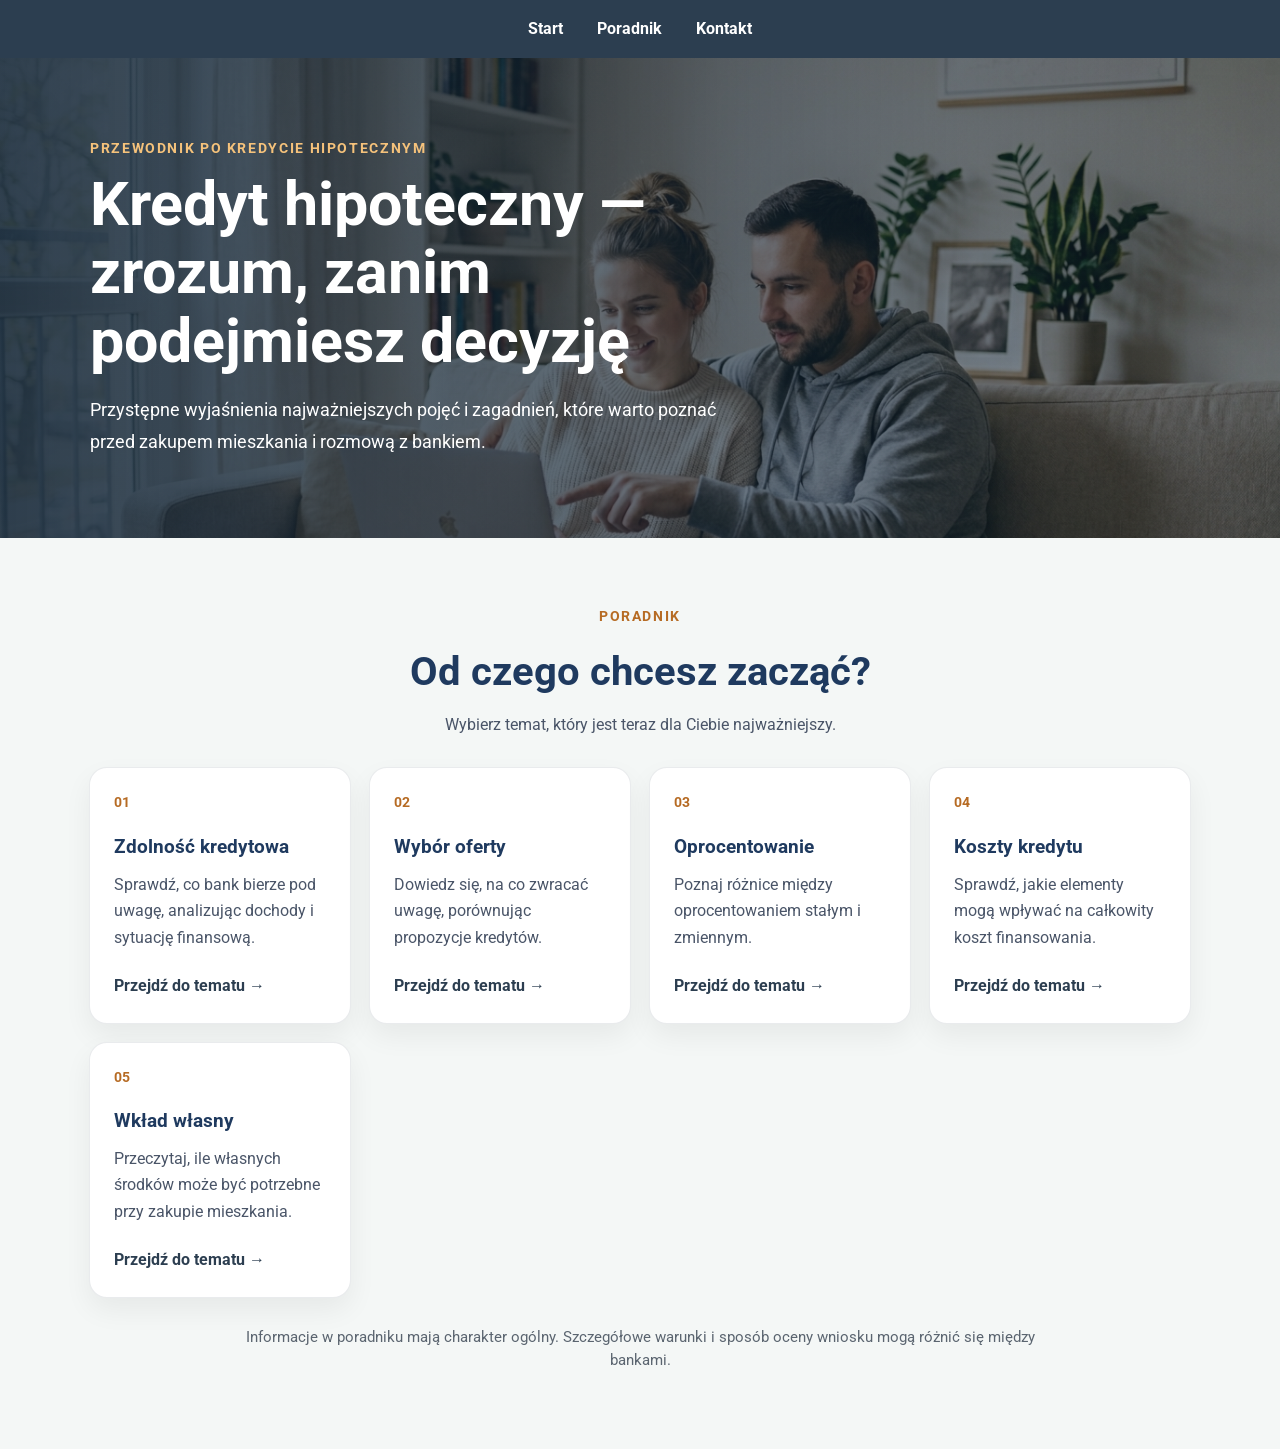
<file: index.html>
<!DOCTYPE html>
<html lang="pl">
<head>
    <meta charset="UTF-8">
    <meta name="viewport" content="width=device-width, initial-scale=1.0">
    <meta name="description" content="Praktyczny poradnik o kredycie hipotecznym: zdolność kredytowa, wybór oferty, oprocentowanie i koszty zakupu mieszkania.">
    <title>Przewodnik Hipoteczny - poradnik o kredycie hipotecznym</title>
    <link href="https://fonts.googleapis.com/css2?family=Roboto:wght@300;400;700&display=swap" rel="stylesheet">
    <link rel="stylesheet" href="css/style.css">
</head>
<body>

    <nav>
        <a href="index.html">Start</a>
        <!-- <a href="zdolnosc.html">Kalkulator Zdolności</a> -->
        <!-- <a href="nadplaty.html">Kalkulator Nadpłat</a> -->
        <a href="faq.html">Poradnik</a>
        <a href="kontakt.html">Kontakt</a>
    </nav>

    <main>
        <section class="hero-section" aria-labelledby="hero-heading">
            <div class="hero-content">
                <p class="hero-kicker">Przewodnik po kredycie hipotecznym</p>
                <h1 id="hero-heading">Kredyt hipoteczny — zrozum, zanim podejmiesz decyzję</h1>
                <p>Przystępne wyjaśnienia najważniejszych pojęć i zagadnień, które warto poznać przed zakupem mieszkania i rozmową z bankiem.</p>
            </div>
        </section>

        <section class="guide-section" aria-labelledby="guide-heading">
            <div class="guide-heading">
                <p class="guide-kicker">Poradnik</p>
                <h2 id="guide-heading">Od czego chcesz zacząć?</h2>
                <p>Wybierz temat, który jest teraz dla Ciebie najważniejszy.</p>
            </div>

            <div class="guide-grid">
                <a class="guide-card" href="faq.html#zdolnosc">
                    <span class="guide-number">01</span>
                    <h3>Zdolność kredytowa</h3>
                    <p>Sprawdź, co bank bierze pod uwagę, analizując dochody i sytuację finansową.</p>
                    <span class="guide-card-link">Przejdź do tematu <span aria-hidden="true">→</span></span>
                </a>
                <a class="guide-card" href="faq.html#wybor-oferty">
                    <span class="guide-number">02</span>
                    <h3>Wybór oferty</h3>
                    <p>Dowiedz się, na co zwracać uwagę, porównując propozycje kredytów.</p>
                    <span class="guide-card-link">Przejdź do tematu <span aria-hidden="true">→</span></span>
                </a>
                <a class="guide-card" href="faq.html#oprocentowanie">
                    <span class="guide-number">03</span>
                    <h3>Oprocentowanie</h3>
                    <p>Poznaj różnice między oprocentowaniem stałym i zmiennym.</p>
                    <span class="guide-card-link">Przejdź do tematu <span aria-hidden="true">→</span></span>
                </a>
                <a class="guide-card" href="faq.html#koszty">
                    <span class="guide-number">04</span>
                    <h3>Koszty kredytu</h3>
                    <p>Sprawdź, jakie elementy mogą wpływać na całkowity koszt finansowania.</p>
                    <span class="guide-card-link">Przejdź do tematu <span aria-hidden="true">→</span></span>
                </a>
                <a class="guide-card" href="faq.html#wklad-wlasny">
                    <span class="guide-number">05</span>
                    <h3>Wkład własny</h3>
                    <p>Przeczytaj, ile własnych środków może być potrzebne przy zakupie mieszkania.</p>
                    <span class="guide-card-link">Przejdź do tematu <span aria-hidden="true">→</span></span>
                </a>
            </div>

            <p class="guide-note">Informacje w poradniku mają charakter ogólny. Szczegółowe warunki i sposób oceny wniosku mogą różnić się między bankami.</p>
        </section>
    </main>

</body>
</html>
</file>
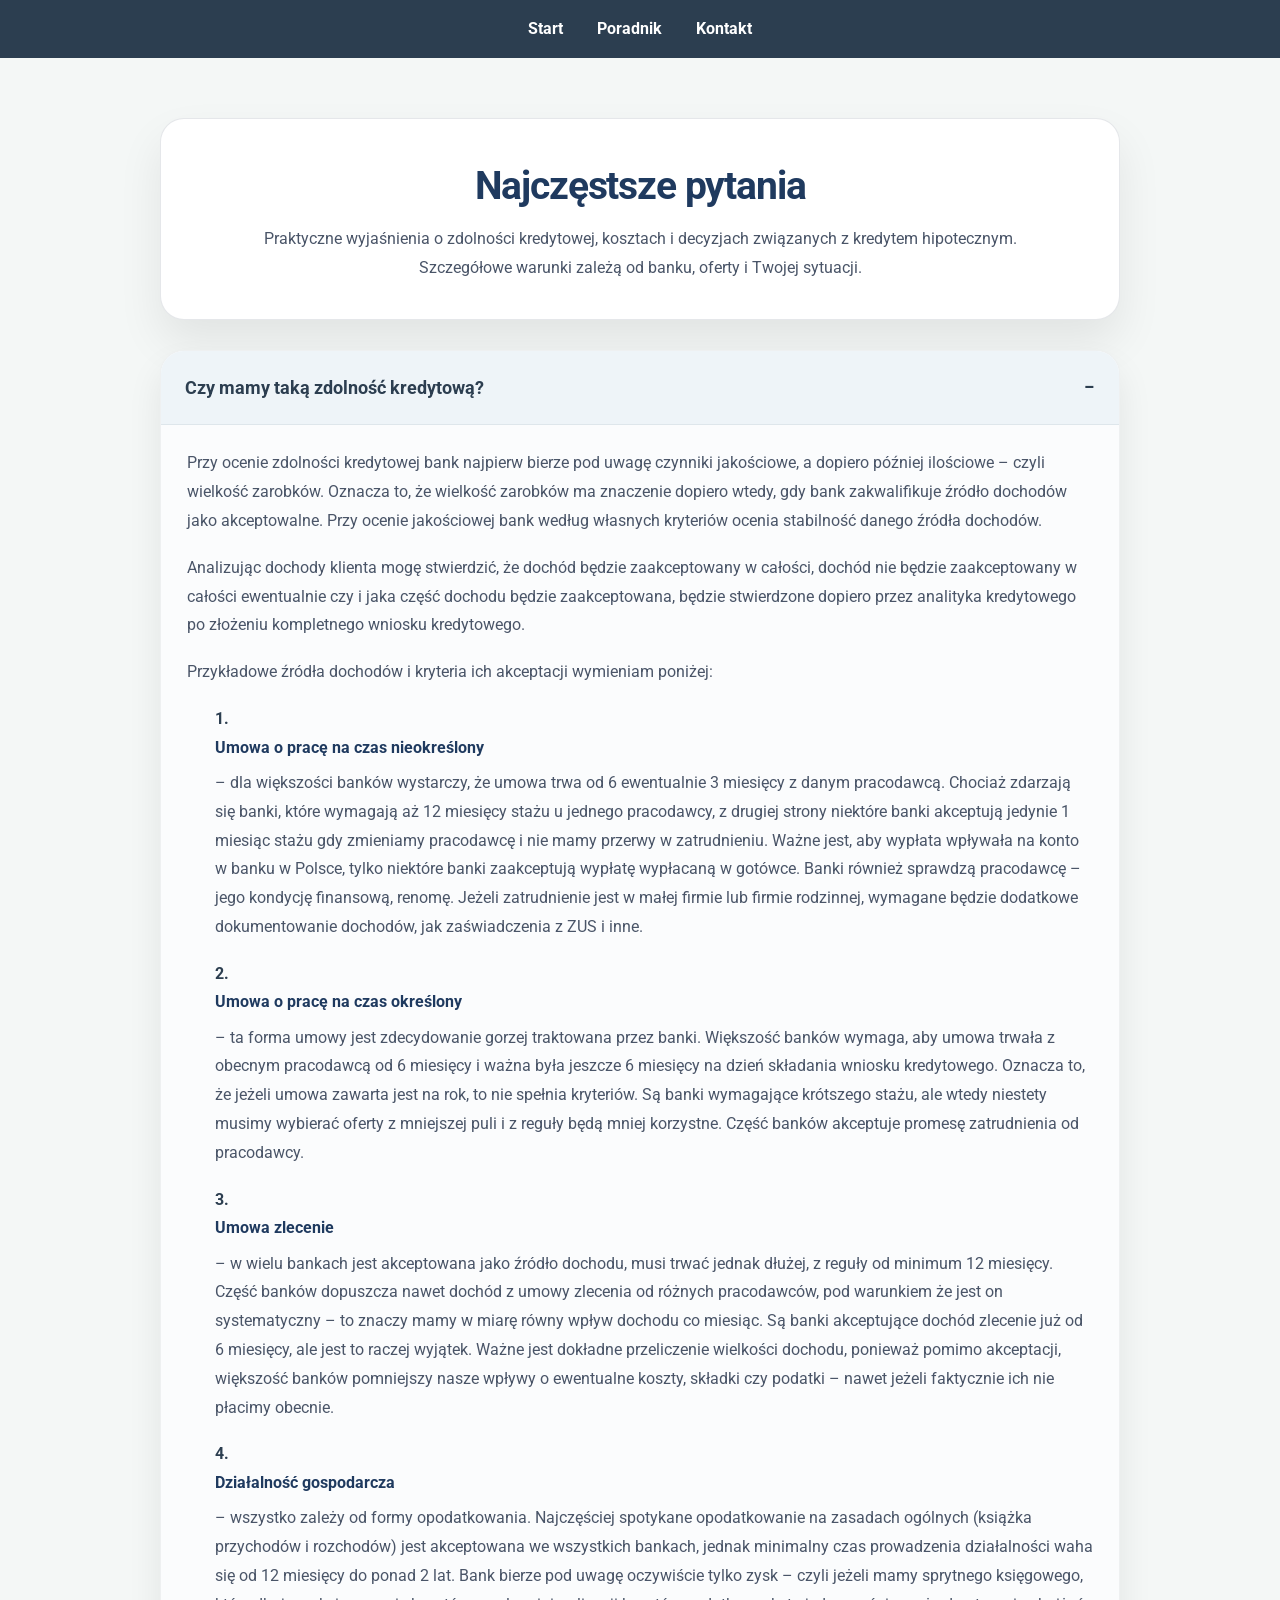
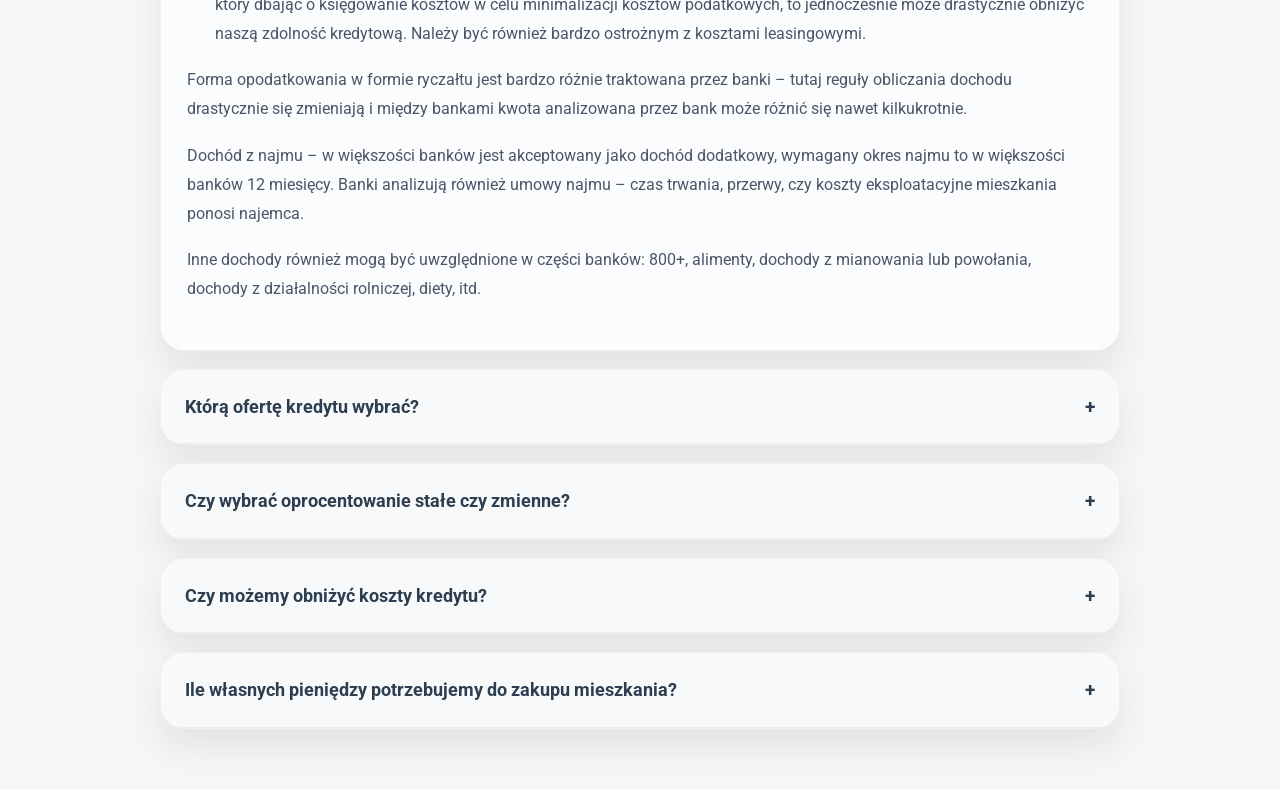
<file: faq.html>
<!DOCTYPE html>
<html lang="pl">
<head>
    <meta charset="UTF-8">
    <meta name="viewport" content="width=device-width, initial-scale=1.0">
    <title>Poradnik hipoteczny - najczęstsze pytania</title>
    <link href="https://fonts.googleapis.com/css2?family=Roboto:wght@300;400;700&display=swap" rel="stylesheet">
    <link rel="stylesheet" href="css/style.css">
</head>
<body>

    <nav>
        <a href="index.html">Start</a>
        <!-- <a href="zdolnosc.html">Kalkulator Zdolności</a> -->
        <!-- <a href="nadplaty.html">Kalkulator Nadpłat</a> -->
        <a href="faq.html">Poradnik</a>
        <a href="kontakt.html">Kontakt</a>
    </nav>

    <main class="faq-section">
        <section class="faq-header">
            <h1>Najczęstsze pytania</h1>
            <p>Praktyczne wyjaśnienia o zdolności kredytowej, kosztach i decyzjach związanych z kredytem hipotecznym. Szczegółowe warunki zależą od banku, oferty i Twojej sytuacji.</p>
        </section>

        <div class="faq-list">
            <details class="faq-item" id="zdolnosc" open>
                <summary>Czy mamy taką zdolność kredytową?</summary>
                <div class="faq-answer">
                    <p>Przy ocenie zdolności kredytowej bank najpierw bierze pod uwagę czynniki jakościowe, a dopiero później ilościowe – czyli wielkość zarobków. Oznacza to, że wielkość zarobków ma znaczenie dopiero wtedy, gdy bank zakwalifikuje źródło dochodów jako akceptowalne. Przy ocenie jakościowej bank według własnych kryteriów ocenia stabilność danego źródła dochodów.</p>
                    <p>Analizując dochody klienta mogę stwierdzić, że dochód będzie zaakceptowany w całości, dochód nie będzie zaakceptowany w całości ewentualnie czy i jaka część dochodu będzie zaakceptowana, będzie stwierdzone dopiero przez analityka kredytowego po złożeniu kompletnego wniosku kredytowego.</p>
                    <p>Przykładowe źródła dochodów i kryteria ich akceptacji wymieniam poniżej:</p>
                    <ol class="faq-points">
                        <li><strong>Umowa o pracę na czas nieokreślony</strong> – dla większości banków wystarczy, że umowa trwa od 6 ewentualnie 3 miesięcy z danym pracodawcą. Chociaż zdarzają się banki, które wymagają aż 12 miesięcy stażu u jednego pracodawcy, z drugiej strony niektóre banki akceptują jedynie 1 miesiąc stażu gdy zmieniamy pracodawcę i nie mamy przerwy w zatrudnieniu. Ważne jest, aby wypłata wpływała na konto w banku w Polsce, tylko niektóre banki zaakceptują wypłatę wypłacaną w gotówce. Banki również sprawdzą pracodawcę – jego kondycję finansową, renomę. Jeżeli zatrudnienie jest w małej firmie lub firmie rodzinnej, wymagane będzie dodatkowe dokumentowanie dochodów, jak zaświadczenia z ZUS i inne.</li>
                        <li><strong>Umowa o pracę na czas określony</strong> – ta forma umowy jest zdecydowanie gorzej traktowana przez banki. Większość banków wymaga, aby umowa trwała z obecnym pracodawcą od 6 miesięcy i ważna była jeszcze 6 miesięcy na dzień składania wniosku kredytowego. Oznacza to, że jeżeli umowa zawarta jest na rok, to nie spełnia kryteriów. Są banki wymagające krótszego stażu, ale wtedy niestety musimy wybierać oferty z mniejszej puli i z reguły będą mniej korzystne. Część banków akceptuje promesę zatrudnienia od pracodawcy.</li>
                        <li><strong>Umowa zlecenie</strong> – w wielu bankach jest akceptowana jako źródło dochodu, musi trwać jednak dłużej, z reguły od minimum 12 miesięcy. Część banków dopuszcza nawet dochód z umowy zlecenia od różnych pracodawców, pod warunkiem że jest on systematyczny – to znaczy mamy w miarę równy wpływ dochodu co miesiąc. Są banki akceptujące dochód zlecenie już od 6 miesięcy, ale jest to raczej wyjątek. Ważne jest dokładne przeliczenie wielkości dochodu, ponieważ pomimo akceptacji, większość banków pomniejszy nasze wpływy o ewentualne koszty, składki czy podatki – nawet jeżeli faktycznie ich nie płacimy obecnie.</li>
                        <li><strong>Działalność gospodarcza</strong> – wszystko zależy od formy opodatkowania. Najczęściej spotykane opodatkowanie na zasadach ogólnych (książka przychodów i rozchodów) jest akceptowana we wszystkich bankach, jednak minimalny czas prowadzenia działalności waha się od 12 miesięcy do ponad 2 lat. Bank bierze pod uwagę oczywiście tylko zysk – czyli jeżeli mamy sprytnego księgowego, który dbając o księgowanie kosztów w celu minimalizacji kosztów podatkowych, to jednocześnie może drastycznie obniżyć naszą zdolność kredytową. Należy być również bardzo ostrożnym z kosztami leasingowymi.</li>
                    </ol>
                    <p>Forma opodatkowania w formie ryczałtu jest bardzo różnie traktowana przez banki – tutaj reguły obliczania dochodu drastycznie się zmieniają i między bankami kwota analizowana przez bank może różnić się nawet kilkukrotnie.</p>
                    <p>Dochód z najmu – w większości banków jest akceptowany jako dochód dodatkowy, wymagany okres najmu to w większości banków 12 miesięcy. Banki analizują również umowy najmu – czas trwania, przerwy, czy koszty eksploatacyjne mieszkania ponosi najemca.</p>
                    <p>Inne dochody również mogą być uwzględnione w części banków: 800+, alimenty, dochody z mianowania lub powołania, dochody z działalności rolniczej, diety, itd.</p>
                </div>
            </details>
            <details class="faq-item" id="wybor-oferty">
                <summary>Którą ofertę kredytu wybrać?</summary>
                <div class="faq-answer">
                    <p>Nie ma jednej oferty najlepszej dla każdego. Porównuj propozycje dla tej samej kwoty kredytu, okresu spłaty, wkładu własnego i rodzaju rat. Różnice w założeniach mogą sprawić, że zestawienie ofert będzie mylące.</p>
                    <p>Przy porównywaniu zwróć uwagę na kilka elementów:</p>
                    <ol class="faq-points">
                        <li><strong>Całkowity koszt i RRSO</strong> – sprawdź nie tylko wysokość raty, ale też łączną kwotę do spłaty oraz koszty uwzględnione w formularzu informacyjnym. RRSO ułatwia porównanie, ale jest obliczane na określonych założeniach i nie zastępuje analizy umowy.</li>
                        <li><strong>Oprocentowanie</strong> – ustal, czy jest okresowo stałe, czy zmienne, z czego się składa i jak może być ustalane po zakończeniu okresu stałej stopy.</li>
                        <li><strong>Produkty dodatkowe</strong> – sprawdź, czy niższa cena wymaga konta, karty, ubezpieczenia lub innych usług, jak długo trzeba z nich korzystać i ile łącznie kosztują.</li>
                        <li><strong>Spłata przed terminem</strong> – przeczytaj zasady nadpłat i wcześniejszej spłaty, w tym ewentualne opłaty oraz dostępne sposoby rozliczenia nadpłaty.</li>
                        <li><strong>Warunki uruchomienia</strong> – porównaj wymagane dokumenty, terminy i warunki wypłaty kredytu, zwłaszcza jeśli zakup jest uzależniony od konkretnej daty.</li>
                    </ol>
                    <p>Poproś o aktualne formularze informacyjne i porównaj je na tych samych założeniach. Przed decyzją sprawdź również projekt umowy oraz to, czy rata pozostawi w budżecie miejsce na codzienne wydatki i nieprzewidziane sytuacje.</p>
                </div>
            </details>
            <details class="faq-item" id="oprocentowanie">
                <summary>Czy wybrać oprocentowanie stałe czy zmienne?</summary>
                <div class="faq-answer">
                    <p>Oba rozwiązania mają inne cechy i nie da się z góry wskazać, które będzie korzystniejsze w przyszłości. Wybór zależy m.in. od warunków konkretnej oferty, domowego budżetu i tego, jaką zmianę raty jesteś w stanie udźwignąć.</p>
                    <ol class="faq-points">
                        <li><strong>Oprocentowanie okresowo stałe</strong> – jego wysokość nie zmienia się przez okres wskazany w umowie, co daje większą przewidywalność kosztów w tym czasie. Po zakończeniu tego okresu oprocentowanie jest ustalane zgodnie z zasadami opisanymi w umowie; sprawdź, jakie warianty będą wtedy dostępne.</li>
                        <li><strong>Oprocentowanie zmienne</strong> – może zmieniać się w trakcie spłaty zgodnie z umową, zwykle w zależności od wskaźnika referencyjnego i marży banku. Zmiana oprocentowania może podnieść albo obniżyć ratę.</li>
                    </ol>
                    <p>Porównując oferty, sprawdź, jak długo obowiązuje stała stopa, co stanie się po tym okresie oraz jak często i według jakich zasad może zmieniać się stopa zmienna. Zrób też domowy test budżetu: zastanów się, czy poradzisz sobie z wyższą ratą. Nie opieraj decyzji wyłącznie na prognozach przyszłych stóp procentowych.</p>
                </div>
            </details>
            <details class="faq-item" id="koszty">
                <summary>Czy możemy obniżyć koszty kredytu?</summary>
                <div class="faq-answer">
                    <p>Można szukać oszczędności na różnych etapach, ale niższa rata nie zawsze oznacza niższy całkowity koszt. Porównuj pełne warunki i sprawdź, czy oszczędność w jednym miejscu nie wiąże się z dodatkowymi opłatami gdzie indziej.</p>
                    <ol class="faq-points">
                        <li><strong>Porównaj kilka ofert</strong> – zestaw całkowity koszt, prowizję, oprocentowanie, ubezpieczenia i opłaty za produkty dodatkowe. Jeśli oferta zawiera warunki promocyjne, sprawdź, jak długo obowiązują i co trzeba zrobić, aby je zachować.</li>
                        <li><strong>Rozważ wysokość kredytu</strong> – większy wkład własny może oznaczać niższą kwotę finansowania, ale nie warto przeznaczać na niego wszystkich oszczędności kosztem rezerwy na nieprzewidziane wydatki.</li>
                        <li><strong>Dopasuj okres spłaty do budżetu</strong> – krótszy okres zwykle oznacza wyższą ratę, ale mniej czasu na naliczanie odsetek. Dłuższy okres może obniżyć ratę, lecz zwiększyć sumę odsetek.</li>
                        <li><strong>Sprawdź możliwość nadpłat</strong> – dodatkowe wpłaty mogą zmniejszyć koszt odsetek. Przed nadpłatą przeczytaj umowę i sprawdź ewentualne opłaty oraz to, czy nadpłata obniży ratę, czy skróci okres spłaty.</li>
                    </ol>
                    <p>Każde rozwiązanie warto ocenić w całym okresie kredytowania i w kontekście własnego budżetu. Szczegółowe zasady opłat i wcześniejszej spłaty sprawdź w aktualnej umowie i dokumentach banku.</p>
                </div>
            </details>
            <details class="faq-item" id="wklad-wlasny">
                <summary>Ile własnych pieniędzy potrzebujemy do zakupu mieszkania?</summary>
                <div class="faq-answer">
                    <p>Potrzebna kwota zależy od ceny i wyceny nieruchomości, wymagań banku oraz tego, jakie środki bank uzna za wkład własny. Minimalny akceptowany wkład może się różnić między ofertami, dlatego przed podjęciem zobowiązań sprawdź aktualne warunki wybranego banku.</p>
                    <p>Wkład własny to nie wszystkie pieniądze potrzebne do zakupu. W budżecie uwzględnij również możliwe koszty dodatkowe, takie jak opłaty notarialne i sądowe, podatek — jeśli ma zastosowanie — wycena nieruchomości, ubezpieczenia, przeprowadzka lub remont. Część wydatków może pojawić się jeszcze przed uruchomieniem kredytu.</p>
                    <p>Przed zakupem przygotuj zestawienie wszystkich oszczędności i przewidywanych wydatków. Nie zakładaj, że całość środków można przeznaczyć na wkład własny — pozostaw rezerwę na bieżące potrzeby i niespodziewane koszty.</p>
                </div>
            </details>
        </div>
    </main>

</body>
</html>
</file>
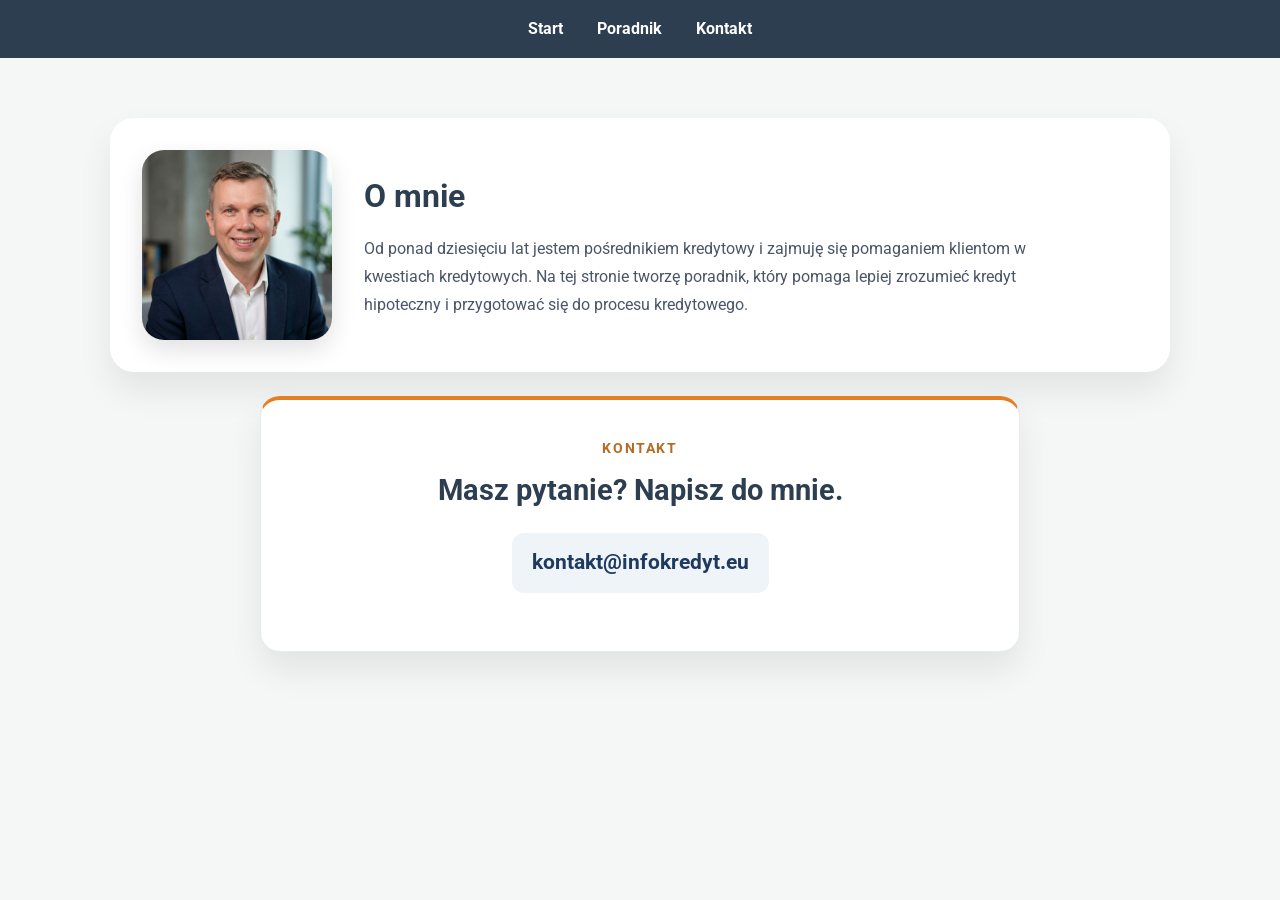
<file: kontakt.html>
<!DOCTYPE html>
<html lang="pl">
<head>
    <meta charset="UTF-8">
    <meta name="viewport" content="width=device-width, initial-scale=1.0">
    <title>Kontakt - Przewodnik Hipoteczny</title>
    <link href="https://fonts.googleapis.com/css2?family=Roboto:wght@300;400;700&display=swap" rel="stylesheet">
    <link rel="stylesheet" href="css/style.css">
</head>
<body>

    <nav>
        <a href="index.html">Start</a>
        <!-- <a href="zdolnosc.html">Kalkulator Zdolności</a> -->
        <!-- <a href="nadplaty.html">Kalkulator Nadpłat</a> -->
        <a href="faq.html">Poradnik</a>
        <a href="kontakt.html">Kontakt</a>
    </nav>

    <main class="contact-section">
        <section class="profile-block" aria-labelledby="about-heading">
            <img class="profile-photo" src="img/zdj_wizytowka.png" alt="Zdjęcie autora poradnika">
            <div class="profile-copy">
                <h1 id="about-heading">O mnie</h1>
                <p>Od ponad dziesięciu lat jestem pośrednikiem kredytowy i zajmuję się pomaganiem klientom w kwestiach kredytowych.

                Na tej stronie tworzę poradnik, który pomaga lepiej zrozumieć kredyt hipoteczny i przygotować się do procesu kredytowego.</p>
            </div>
        </section>

        <section class="contact-card-featured" aria-labelledby="contact-heading">
            <p class="contact-kicker">Kontakt</p>
            <h2 id="contact-heading">Masz pytanie? Napisz do mnie.</h2>
            <p> </p>
            <a class="contact-email" href="mailto:kontakt@infokredyt.eu">kontakt@infokredyt.eu</a>
            <p class="contact-note"></p>
        </section>
    </main>

</body>
</html>
</file>
<file: css/style.css>
* { box-sizing: border-box; margin: 0; padding: 0; }
body { font-family: 'Roboto', sans-serif; background-color: #f4f7f6; color: #333; line-height: 1.6; }

/* Nawigacja - przygotowana pod przyszłe kalkulatory */
nav { background: #2c3e50; color: white; padding: 1rem; text-align: center; }
nav a { color: white; margin: 0 15px; text-decoration: none; font-weight: bold; }
nav a:hover { text-decoration: underline; }

/* Strona główna poradnika */
.hero-section {
    position: relative;
    min-height: 430px;
    padding: 80px 24px;
    background: linear-gradient(90deg, rgba(20, 38, 55, 0.88), rgba(20, 38, 55, 0.42)),
                url('../img/mlodaPara.png') center / cover;
    display: flex;
    align-items: center;
}

.hero-content {
    width: 100%;
    max-width: 1100px;
    margin: 0 auto;
    color: #ffffff;
}

.hero-kicker,
.guide-kicker {
    margin-bottom: 12px;
    font-size: 0.85rem;
    font-weight: 700;
    letter-spacing: 0.12em;
    text-transform: uppercase;
}

.hero-kicker {
    color: #f5c27b;
}

.hero-content h1 {
    max-width: 720px;
    margin-bottom: 18px;
    font-size: clamp(2.2rem, 5vw, 3.8rem);
    line-height: 1.12;
}

.hero-content > p:last-child {
    max-width: 650px;
    font-size: 1.15rem;
    line-height: 1.75;
}

.guide-section {
    max-width: 1150px;
    margin: 0 auto;
    padding: 68px 24px 76px;
}

.guide-heading {
    margin-bottom: 30px;
    text-align: center;
}

.guide-kicker {
    color: #b66b24;
}

.guide-heading h2 {
    margin-bottom: 8px;
    color: #1f3a5f;
    font-size: clamp(1.8rem, 4vw, 2.5rem);
}

.guide-heading > p:last-child {
    color: #4a5568;
}

.guide-grid {
    display: grid;
    grid-template-columns: repeat(auto-fit, minmax(210px, 1fr));
    gap: 18px;
}

.guide-card {
    display: flex;
    min-height: 245px;
    flex-direction: column;
    padding: 24px;
    color: inherit;
    text-decoration: none;
    background: #ffffff;
    border: 1px solid rgba(44, 62, 80, 0.1);
    border-radius: 18px;
    box-shadow: 0 12px 28px rgba(0, 0, 0, 0.06);
    transition: transform 0.2s ease, box-shadow 0.2s ease;
}

.guide-card:hover,
.guide-card:focus-visible {
    transform: translateY(-4px);
    box-shadow: 0 18px 34px rgba(0, 0, 0, 0.1);
}

.guide-card:focus-visible {
    outline: 3px solid #b66b24;
    outline-offset: 3px;
}

.guide-number {
    margin-bottom: 18px;
    color: #b66b24;
    font-size: 0.85rem;
    font-weight: 700;
}

.guide-card h3 {
    margin-bottom: 9px;
    color: #1f3a5f;
    font-size: 1.2rem;
}

.guide-card p {
    margin-bottom: 22px;
    color: #4a5568;
    line-height: 1.65;
}

.guide-card-link {
    margin-top: auto;
    color: #2c3e50;
    font-weight: 700;
}

.guide-note {
    max-width: 850px;
    margin: 28px auto 0;
    color: #5b6570;
    font-size: 0.92rem;
    text-align: center;
}

.btn {
    background: #e67e22;
    color: white;
    padding: 15px 30px;
    border-radius: 30px;
    text-decoration: none;
    font-size: 1.2rem;
    font-weight: bold;
    transition: background 0.3s;
}
.btn:hover { background: #d35400; }

@media (max-width: 600px) {
    .hero-section {
        min-height: 390px;
        padding: 64px 22px;
        background-position: 58% center;
    }

    .hero-content > p:last-child {
        font-size: 1rem;
    }

    .guide-section {
        padding: 48px 18px 56px;
    }

    .guide-card {
        min-height: 210px;
    }

    .btn {
        display: block;
        width: 85%;
        max-width: 300px;
        padding: 18px 10px;
        font-size: 1.1rem;
        text-align: center;
        line-height: 1.3;
        white-space: normal;
        overflow-wrap: break-word;
        box-shadow: 0 4px 20px rgba(230, 126, 34, 0.3);
    }
}

/* Style dla strony kontakt.html */
.contact-section {
    display: grid;
    gap: 24px;
    padding: 60px 20px;
    max-width: 1100px;
    margin: 0 auto;
}

.profile-block {
    display: flex;
    align-items: center;
    gap: 32px;
    padding: 32px;
    background: #ffffff;
    border-radius: 24px;
    box-shadow: 0 18px 35px rgba(0,0,0,0.08);
}

.profile-photo {
    width: 190px;
    height: 190px;
    object-fit: cover;
    border-radius: 22px;
    flex-shrink: 0;
    box-shadow: 0 10px 25px rgba(0,0,0,0.12);
}

.profile-copy h1 {
    margin-bottom: 0.8rem;
    color: #2c3e50;
    font-size: 2rem;
}

.profile-copy p {
    color: #4a5568;
    line-height: 1.75;
    max-width: 680px;
}

.contact-card-featured {
    width: 100%;
    max-width: 760px;
    margin: 0 auto;
    padding: 38px 34px;
    background: #ffffff;
    border: 1px solid rgba(44, 62, 80, 0.1);
    border-top: 4px solid #e67e22;
    border-radius: 20px;
    box-shadow: 0 18px 35px rgba(0,0,0,0.08);
    text-align: center;
}

.contact-kicker {
    margin-bottom: 8px;
    color: #b66b24;
    font-size: 0.85rem;
    font-weight: 700;
    letter-spacing: 0.12em;
    text-transform: uppercase;
}

.contact-card-featured h2 {
    margin-bottom: 10px;
    color: #2c3e50;
    font-size: 1.8rem;
}

.contact-card-featured > p:not(.contact-kicker):not(.contact-note) {
    max-width: 560px;
    margin: 0 auto 20px;
    color: #4a5568;
    line-height: 1.7;
    font-size: 1.03rem;
}

.contact-email {
    display: inline-flex;
    max-width: 100%;
    padding: 13px 20px;
    color: #1f3a5f;
    background: #eef4f8;
    border-radius: 12px;
    font-size: clamp(1.05rem, 3vw, 1.3rem);
    font-weight: 700;
    text-decoration: none;
    overflow-wrap: anywhere;
    transition: background 0.2s ease, color 0.2s ease;
}

.contact-email:hover,
.contact-email:focus-visible {
    color: #ffffff;
    background: #2c3e50;
}

.contact-email:focus-visible {
    outline: 3px solid #e67e22;
    outline-offset: 3px;
}

.contact-note {
    margin-top: 20px;
    color: #5b6570;
    font-size: 0.93rem;
}

.faq-section {
    padding: 60px 20px;
    max-width: 1000px;
    margin: 0 auto;
}

.faq-header {
    margin-bottom: 30px;
    text-align: center;
    background: #ffffff;
    padding: 36px 28px;
    border-radius: 24px;
    box-shadow: 0 22px 45px rgba(0,0,0,0.08);
    border: 1px solid rgba(44, 62, 80, 0.12);
}

.faq-header h1 {
    color: #1f3a5f;
    font-size: 2.45rem;
    margin-bottom: 0.5rem;
    letter-spacing: -0.03em;
}

.faq-header p {
    color: #4a5568;
    max-width: 780px;
    margin: 0 auto;
    line-height: 1.8;
}

.faq-list {
    display: grid;
    gap: 18px;
}

.faq-item {
    background: #ffffff;
    border-radius: 24px;
    box-shadow: 0 18px 35px rgba(0,0,0,0.08);
    overflow: hidden;
    border: 1px solid rgba(44, 62, 80, 0.08);
}

.faq-item summary {
    cursor: pointer;
    padding: 22px 24px;
    font-size: 1.15rem;
    font-weight: 700;
    color: #2c3e50;
    list-style: none;
    background: #f7f9fb;
    transition: background 0.2s ease;
    border-bottom: 1px solid rgba(44, 62, 80, 0.08);
}

.faq-item summary:hover {
    background: #eef4f8;
}

.faq-item summary::-webkit-details-marker {
    display: none;
}

.faq-item summary::after {
    content: '+';
    float: right;
    font-size: 1.2rem;
    transition: transform 0.2s ease;
}

.faq-item[open] summary {
    background: #eef4f8;
}

.faq-item[open] summary::after {
    content: '−';
}

.faq-answer {
    padding: 24px 26px 28px;
    color: #4a5568;
    line-height: 1.8;
    background: #fbfcfd;
}

.faq-answer p,
.faq-answer ol {
    margin: 0 0 18px;
}

.faq-answer ol {
    padding-left: 28px;
}

.faq-answer li {
    margin-bottom: 18px;
}

.faq-answer li strong {
    display: block;
    margin-bottom: 0.4rem;
    color: #1f3a5f;
}

.faq-points {
    list-style: decimal inside;
    padding-left: 0;
}

.faq-points li {
    margin-bottom: 18px;
    padding-left: 0;
}

.faq-answer li::marker {
    color: #2c3e50;
    font-weight: 700;
}

@media (max-width: 780px) {
    .profile-block {
        flex-direction: column;
    }

    .profile-photo {
        width: 150px;
        height: 150px;
        align-self: center;
    }

    .profile-block {
        padding: 24px;
    }

    .contact-card-featured {
        padding: 30px 22px;
    }

    .faq-section {
        padding: 40px 15px;
    }
}
</file>
